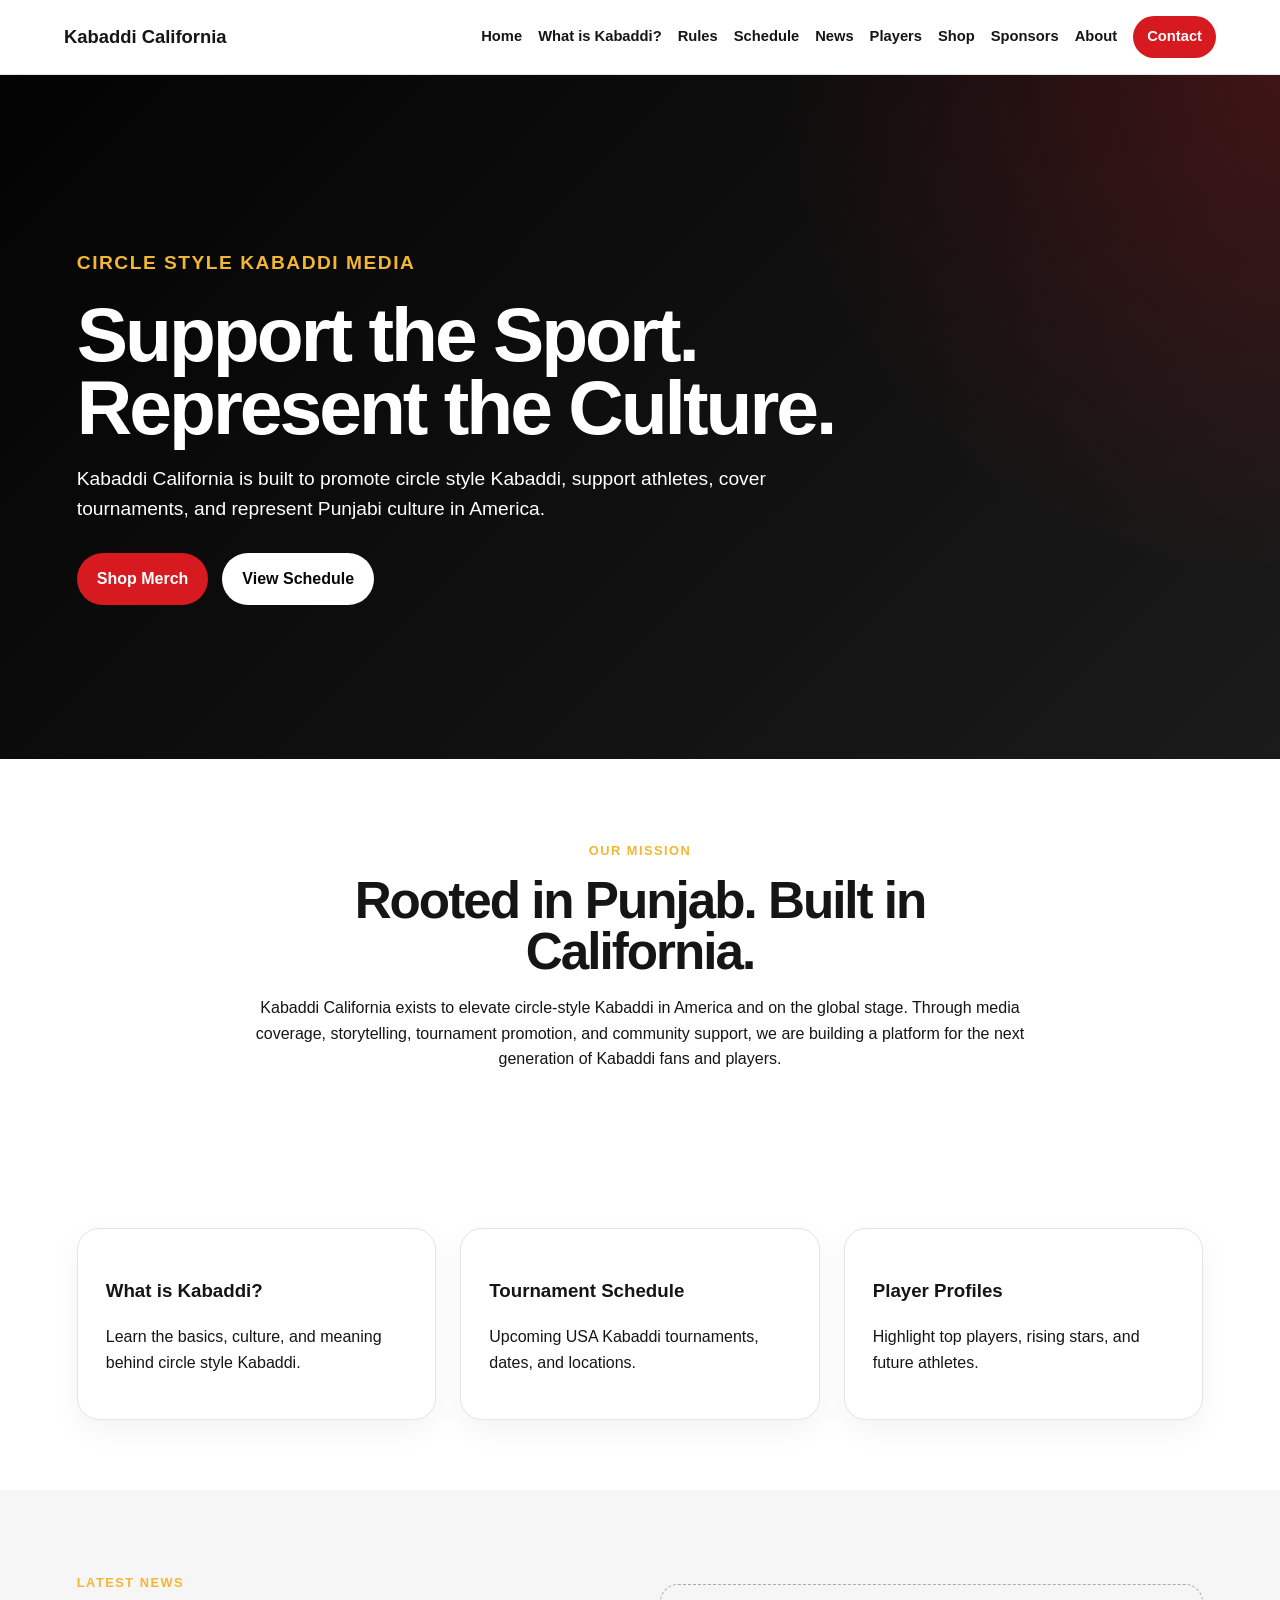
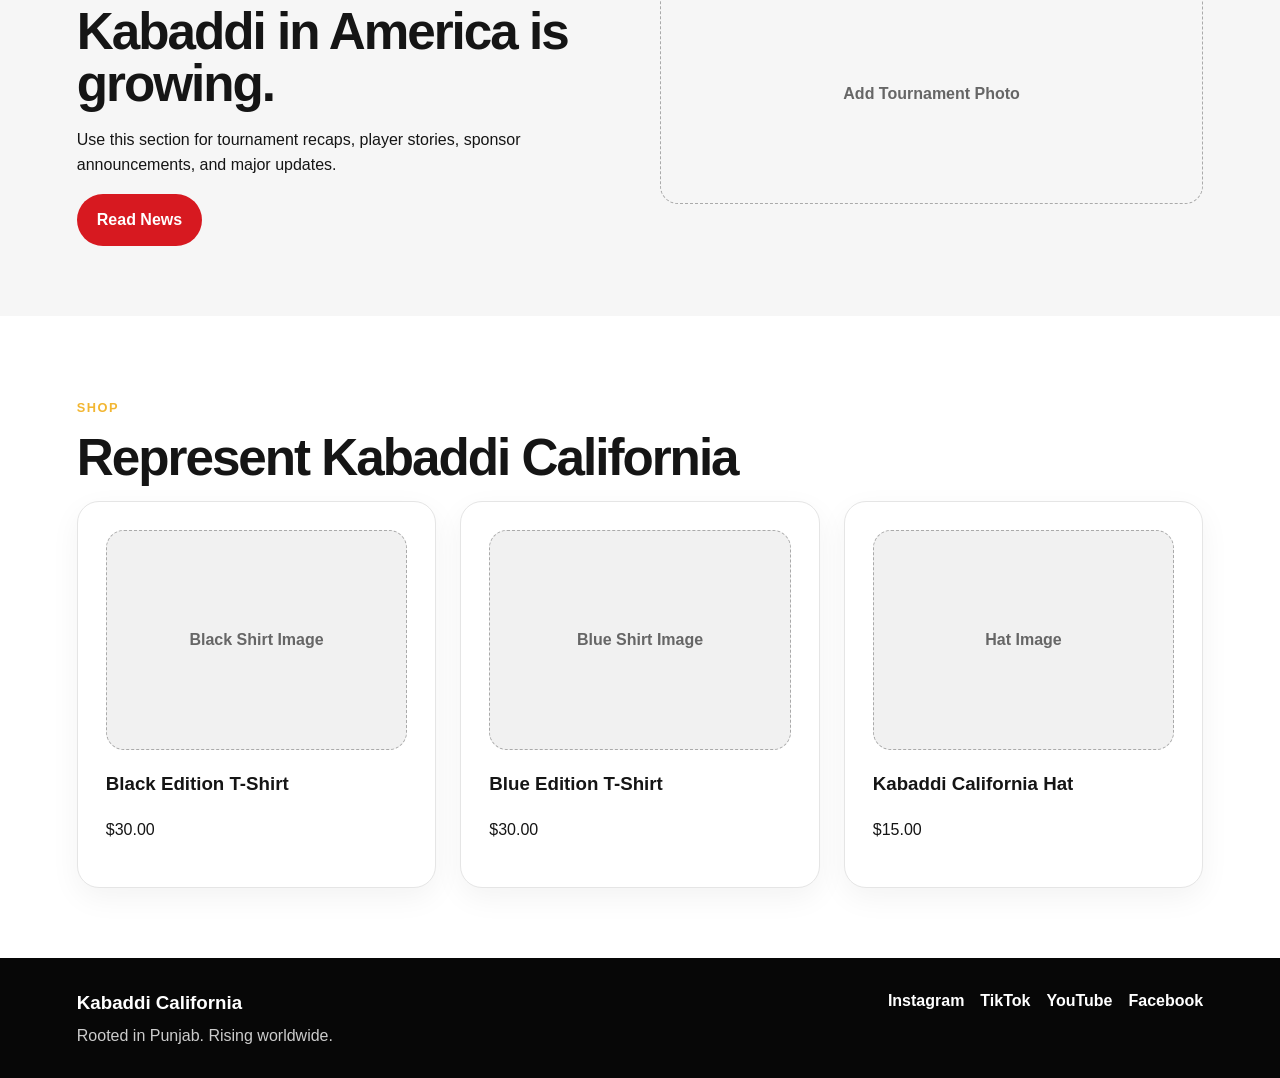
<file: index.html>
<!DOCTYPE html>
<html lang="en">
<head>
  <meta charset="UTF-8" />
  <meta name="viewport" content="width=device-width, initial-scale=1.0" />
  <title>Home | Kabaddi California</title>
  <meta name="description" content="Kabaddi California official website." />
  <link rel="stylesheet" href="styles.css" />
</head>
<body>

<header class="site-header">
  <a class="logo" href="index.html">Kabaddi California</a>
  <nav>
    <a href="index.html">Home</a>
    <a href="what-is-kabaddi.html">What is Kabaddi?</a>
    <a href="rules.html">Rules</a>
    <a href="schedule.html">Schedule</a>
    <a href="news.html">News</a>
    <a href="players.html">Players</a>
    <a href="shop.html">Shop</a>
    <a href="sponsors.html">Sponsors</a>
    <a href="about.html">About</a>
    <a class="nav-button" href="contact.html">Contact</a>
  </nav>
</header>


<main>
  <section class="hero">
    <div class="hero-inner">
      <p class="eyebrow">Circle Style Kabaddi Media</p>
      <h1>Support the Sport. Represent the Culture.</h1>
      <p>Kabaddi California is built to promote circle style Kabaddi, support athletes, cover tournaments, and represent Punjabi culture in America.</p>
      <div class="buttons">
        <a class="button primary" href="shop.html">Shop Merch</a>
        <a class="button secondary" href="schedule.html">View Schedule</a>
      </div>
    </div>
  </section>

  <section class="section center">
    <p class="eyebrow">Our Mission</p>
    <h2>Rooted in Punjab. Built in California.</h2>
    <p>Kabaddi California exists to elevate circle-style Kabaddi in America and on the global stage. Through media coverage, storytelling, tournament promotion, and community support, we are building a platform for the next generation of Kabaddi fans and players.</p>
  </section>

  <section class="section">
    <div class="grid three">
      <a class="card" href="what-is-kabaddi.html">
        <h3>What is Kabaddi?</h3>
        <p>Learn the basics, culture, and meaning behind circle style Kabaddi.</p>
      </a>
      <a class="card" href="schedule.html">
        <h3>Tournament Schedule</h3>
        <p>Upcoming USA Kabaddi tournaments, dates, and locations.</p>
      </a>
      <a class="card" href="players.html">
        <h3>Player Profiles</h3>
        <p>Highlight top players, rising stars, and future athletes.</p>
      </a>
    </div>
  </section>

  <section class="section feature">
    <div>
      <p class="eyebrow">Latest News</p>
      <h2>Kabaddi in America is growing.</h2>
      <p>Use this section for tournament recaps, player stories, sponsor announcements, and major updates.</p>
      <a class="button primary" href="news.html">Read News</a>
    </div>
    <div class="image-placeholder">Add Tournament Photo</div>
  </section>

  <section class="section">
    <p class="eyebrow">Shop</p>
    <h2>Represent Kabaddi California</h2>
    <div class="grid three">
      <div class="product-card">
        <div class="product-image">Black Shirt Image</div>
        <h3>Black Edition T-Shirt</h3>
        <p>$30.00</p>
      </div>
      <div class="product-card">
        <div class="product-image">Blue Shirt Image</div>
        <h3>Blue Edition T-Shirt</h3>
        <p>$30.00</p>
      </div>
      <div class="product-card">
        <div class="product-image">Hat Image</div>
        <h3>Kabaddi California Hat</h3>
        <p>$15.00</p>
      </div>
    </div>
  </section>
</main>


<footer>
  <div>
    <h3>Kabaddi California</h3>
    <p>Rooted in Punjab. Rising worldwide.</p>
  </div>
  <div class="footer-links">
    <a href="https://instagram.com/kabaddicalifornia">Instagram</a>
    <a href="https://www.tiktok.com/@kabaddicalifornia">TikTok</a>
    <a href="https://www.youtube.com/@KabaddiCalifornia-cs3pr">YouTube</a>
    <a href="https://www.facebook.com/p/Kabaddi-California-61554864886924/">Facebook</a>
  </div>
</footer>

</body>
</html>
</file>
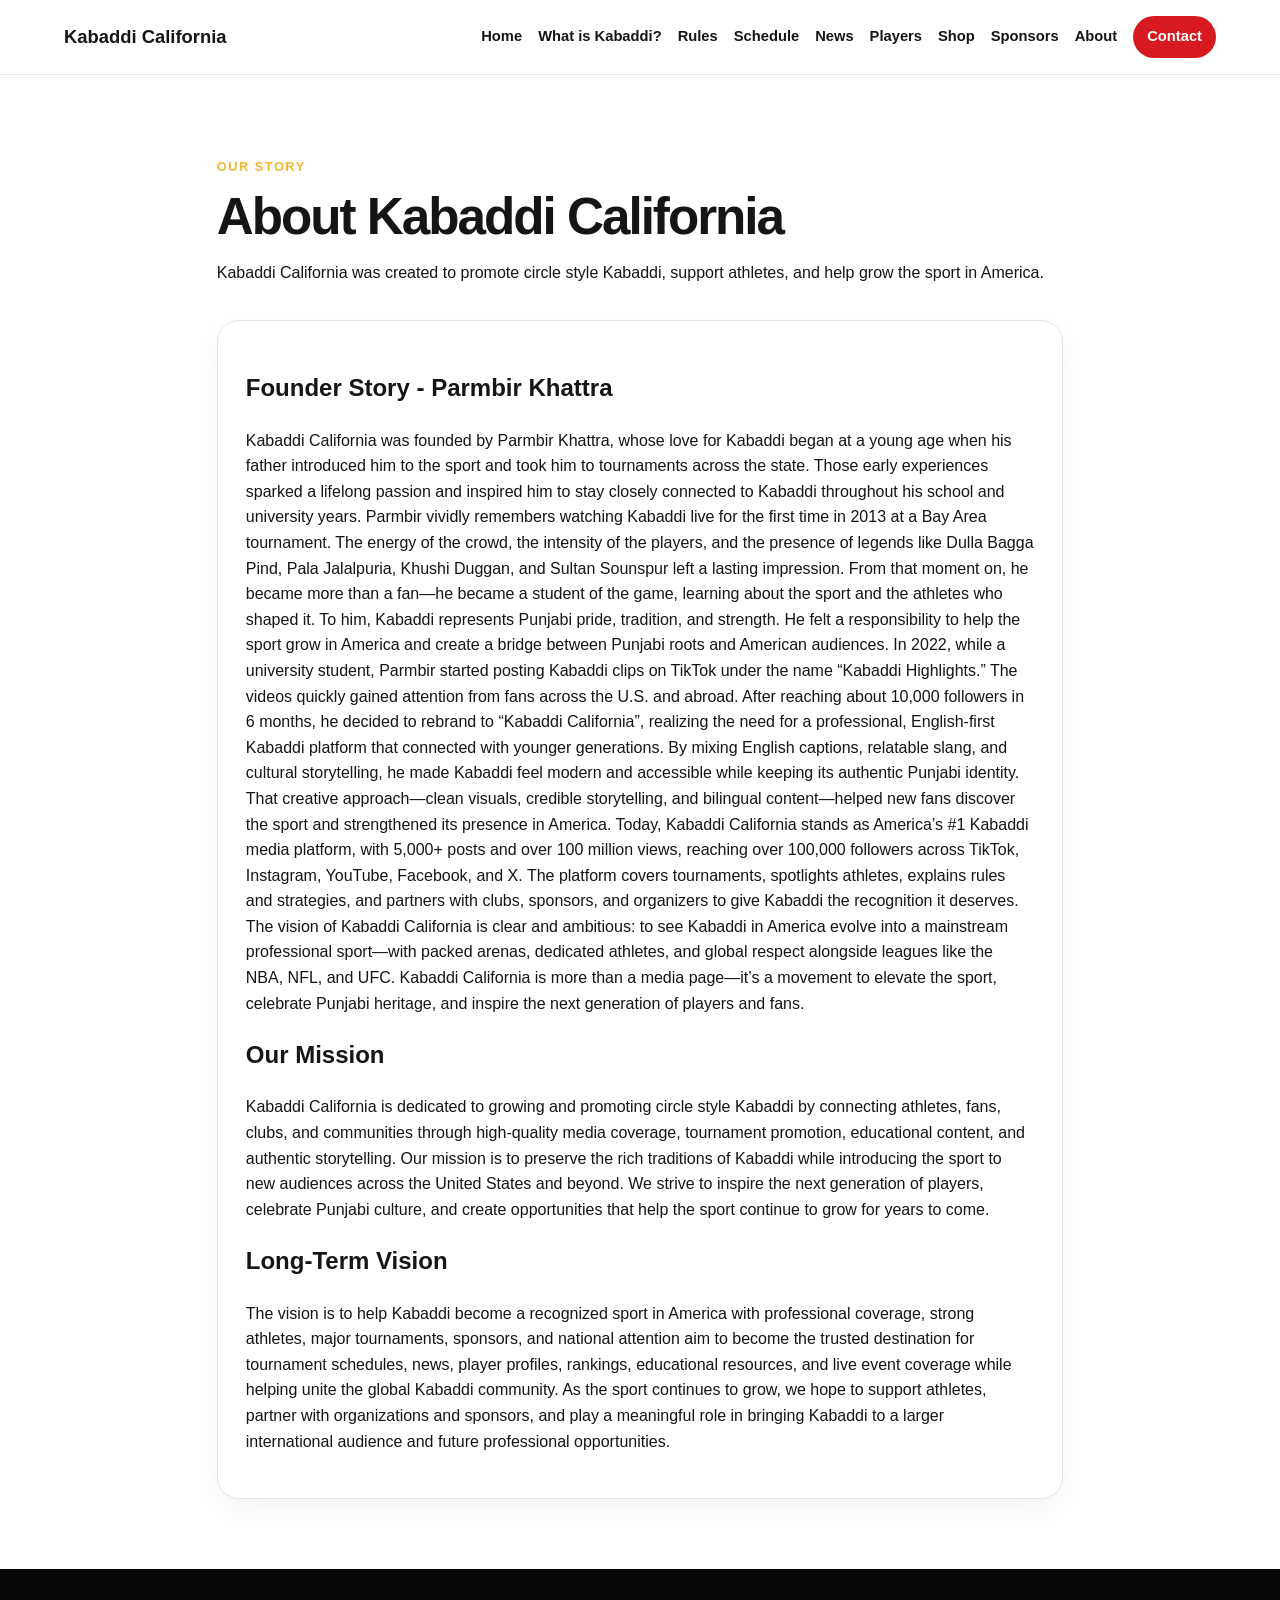
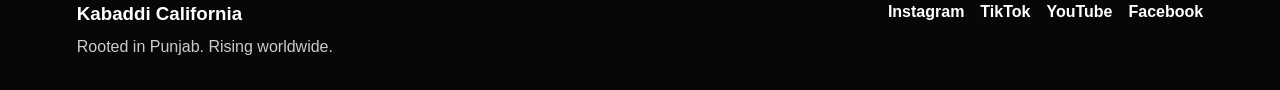
<file: about.html>
<!DOCTYPE html>
<html lang="en">
<head>
  <meta charset="UTF-8" />
  <meta name="viewport" content="width=device-width, initial-scale=1.0" />
  <title>About | Kabaddi California</title>
  <meta name="description" content="About Kabaddi California and founder story." />
  <link rel="stylesheet" href="styles.css" />
</head>
<body>

<header class="site-header">
  <a class="logo" href="index.html">Kabaddi California</a>
  <nav>
    <a href="index.html">Home</a>
    <a href="what-is-kabaddi.html">What is Kabaddi?</a>
    <a href="rules.html">Rules</a>
    <a href="schedule.html">Schedule</a>
    <a href="news.html">News</a>
    <a href="players.html">Players</a>
    <a href="shop.html">Shop</a>
    <a href="sponsors.html">Sponsors</a>
    <a href="about.html">About</a>
    <a class="nav-button" href="contact.html">Contact</a>
  </nav>
</header>


<main class="page narrow">
  <section class="page-hero">
    <p class="eyebrow">Our Story</p>
    <h1>About Kabaddi California</h1>
    <p>Kabaddi California was created to promote circle style Kabaddi, support athletes, and help grow the sport in America.</p>
  </section>

  <section class="content">
    <h2>Founder Story - Parmbir Khattra</h2>
    <p>Kabaddi California was founded by Parmbir Khattra, whose love for Kabaddi began at a young age when his father introduced him to the sport and took him to tournaments across the state. Those early experiences sparked a lifelong passion and inspired him to stay closely connected to Kabaddi throughout his school and university years.

Parmbir vividly remembers watching Kabaddi live for the first time in 2013 at a Bay Area tournament. The energy of the crowd, the intensity of the players, and the presence of legends like Dulla Bagga Pind, Pala Jalalpuria, Khushi Duggan, and Sultan Sounspur left a lasting impression. From that moment on, he became more than a fan—he became a student of the game, learning about the sport and the athletes who shaped it.

To him, Kabaddi represents Punjabi pride, tradition, and strength. He felt a responsibility to help the sport grow in America and create a bridge between Punjabi roots and American audiences.

In 2022, while a university student, Parmbir started posting Kabaddi clips on TikTok under the name “Kabaddi Highlights.” The videos quickly gained attention from fans across the U.S. and abroad. After reaching about 10,000 followers in 6 months, he decided to rebrand to “Kabaddi California”, realizing the need for a professional, English-first Kabaddi platform that connected with younger generations. By mixing English captions, relatable slang, and cultural storytelling, he made Kabaddi feel modern and accessible while keeping its authentic Punjabi identity.

That creative approach—clean visuals, credible storytelling, and bilingual content—helped new fans discover the sport and strengthened its presence in America.

Today, Kabaddi California stands as America’s #1 Kabaddi media platform, with 5,000+ posts and over 100 million views, reaching over 100,000 followers across TikTok, Instagram, YouTube, Facebook, and X. The platform covers tournaments, spotlights athletes, explains rules and strategies, and partners with clubs, sponsors, and organizers to give Kabaddi the recognition it deserves.

The vision of Kabaddi California is clear and ambitious: to see Kabaddi in America evolve into a mainstream professional sport—with packed arenas, dedicated athletes, and global respect alongside leagues like the NBA, NFL, and UFC.

Kabaddi California is more than a media page—it’s a movement to elevate the sport, celebrate Punjabi heritage, and inspire the next generation of players and fans.

</p>

    <h2>Our Mission</h2>
    <p>Kabaddi California is dedicated to growing and promoting circle style Kabaddi by connecting athletes, fans, clubs, and communities through high-quality media coverage, tournament promotion, educational content, and authentic storytelling. Our mission is to preserve the rich traditions of Kabaddi while introducing the sport to new audiences across the United States and beyond. We strive to inspire the next generation of players, celebrate Punjabi culture, and create opportunities that help the sport continue to grow for years to come.</p>

    <h2>Long-Term Vision</h2>
    <p>The vision is to help Kabaddi become a recognized sport in America with professional coverage, strong athletes, major tournaments, sponsors, and national attention aim to become the trusted destination for tournament schedules, news, player profiles, rankings, educational resources, and live event coverage while helping unite the global Kabaddi community. As the sport continues to grow, we hope to support athletes, partner with organizations and sponsors, and play a meaningful role in bringing Kabaddi to a larger international audience and future professional opportunities.</p>
  </section>
</main>


<footer>
  <div>
    <h3>Kabaddi California</h3>
    <p>Rooted in Punjab. Rising worldwide.</p>
  </div>
  <div class="footer-links">
    <a href="https://instagram.com/kabaddicalifornia">Instagram</a>
    <a href="https://www.tiktok.com/@kabaddicalifornia">TikTok</a>
    <a href="https://www.youtube.com/@KabaddiCalifornia-cs3pr">YouTube</a>
    <a href="https://www.facebook.com/p/Kabaddi-California-61554864886924/">Facebook</a>
  </div>
</footer>

</body>
</html>
</file>
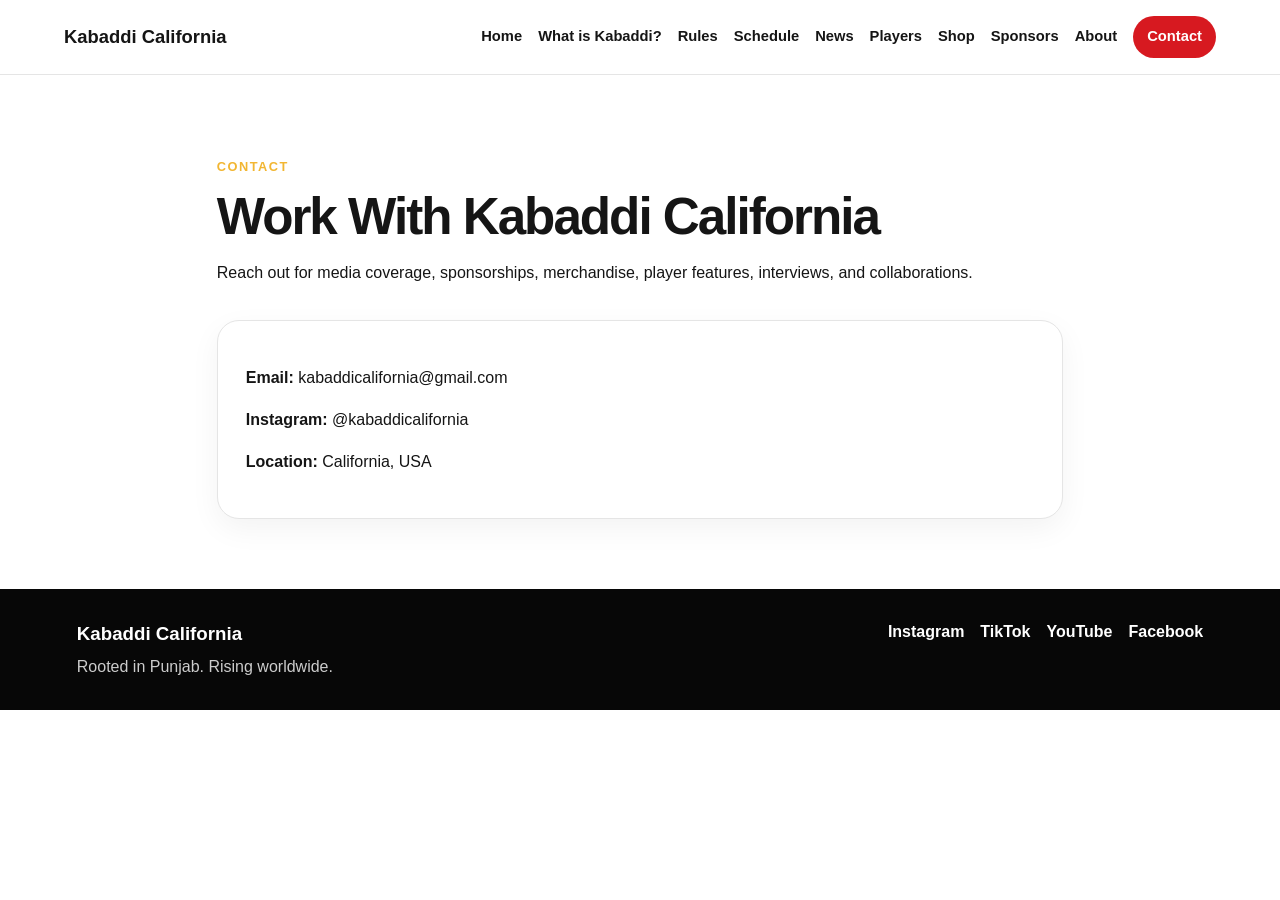
<file: contact.html>
<!DOCTYPE html>
<html lang="en">
<head>
  <meta charset="UTF-8" />
  <meta name="viewport" content="width=device-width, initial-scale=1.0" />
  <title>Contact | Kabaddi California</title>
  <meta name="description" content="Contact Kabaddi California." />
  <link rel="stylesheet" href="styles.css" />
</head>
<body>

<header class="site-header">
  <a class="logo" href="index.html">Kabaddi California</a>
  <nav>
    <a href="index.html">Home</a>
    <a href="what-is-kabaddi.html">What is Kabaddi?</a>
    <a href="rules.html">Rules</a>
    <a href="schedule.html">Schedule</a>
    <a href="news.html">News</a>
    <a href="players.html">Players</a>
    <a href="shop.html">Shop</a>
    <a href="sponsors.html">Sponsors</a>
    <a href="about.html">About</a>
    <a class="nav-button" href="contact.html">Contact</a>
  </nav>
</header>


<main class="page narrow">
  <section class="page-hero">
    <p class="eyebrow">Contact</p>
    <h1>Work With Kabaddi California</h1>
    <p>Reach out for media coverage, sponsorships, merchandise, player features, interviews, and collaborations.</p>
  </section>

  <section class="content">
    <p><strong>Email:</strong> kabaddicalifornia@gmail.com</p>
    <p><strong>Instagram:</strong> @kabaddicalifornia</p>
    <p><strong>Location:</strong> California, USA</p>
  </section>
</main>


<footer>
  <div>
    <h3>Kabaddi California</h3>
    <p>Rooted in Punjab. Rising worldwide.</p>
  </div>
  <div class="footer-links">
    <a href="https://instagram.com/kabaddicalifornia">Instagram</a>
    <a href="https://www.tiktok.com/@kabaddicalifornia">TikTok</a>
    <a href="https://www.youtube.com/@KabaddiCalifornia-cs3pr">YouTube</a>
    <a href="https://www.facebook.com/p/Kabaddi-California-61554864886924/">Facebook</a>
  </div>
</footer>

</body>
</html>
</file>
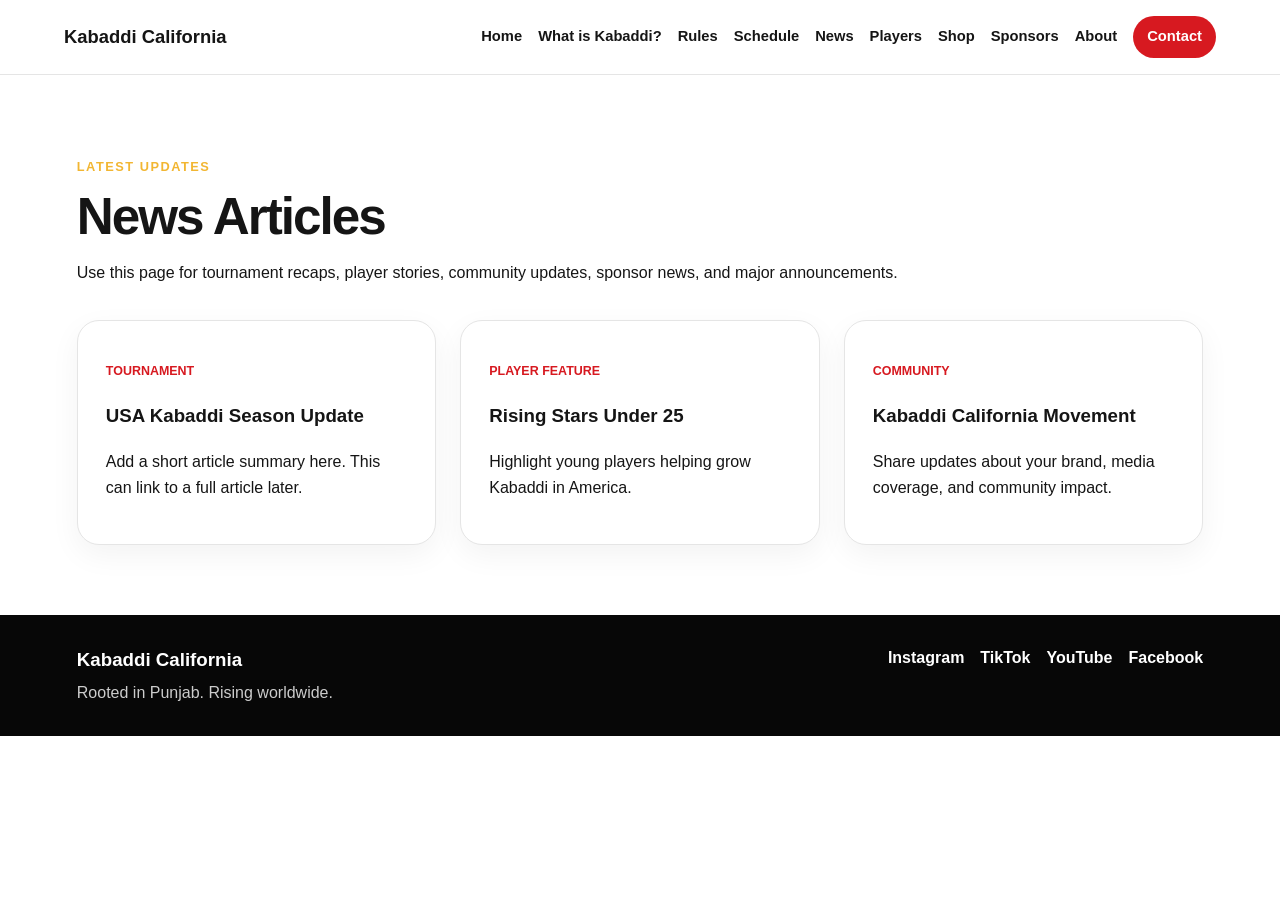
<file: news.html>
<!DOCTYPE html>
<html lang="en">
<head>
  <meta charset="UTF-8" />
  <meta name="viewport" content="width=device-width, initial-scale=1.0" />
  <title>News | Kabaddi California</title>
  <meta name="description" content="Kabaddi California news and articles." />
  <link rel="stylesheet" href="styles.css" />
</head>
<body>

<header class="site-header">
  <a class="logo" href="index.html">Kabaddi California</a>
  <nav>
    <a href="index.html">Home</a>
    <a href="what-is-kabaddi.html">What is Kabaddi?</a>
    <a href="rules.html">Rules</a>
    <a href="schedule.html">Schedule</a>
    <a href="news.html">News</a>
    <a href="players.html">Players</a>
    <a href="shop.html">Shop</a>
    <a href="sponsors.html">Sponsors</a>
    <a href="about.html">About</a>
    <a class="nav-button" href="contact.html">Contact</a>
  </nav>
</header>


<main class="page">
  <section class="page-hero">
    <p class="eyebrow">Latest Updates</p>
    <h1>News Articles</h1>
    <p>Use this page for tournament recaps, player stories, community updates, sponsor news, and major announcements.</p>
  </section>

  <section class="grid three">
    <article class="card">
      <p class="tag">Tournament</p>
      <h3>USA Kabaddi Season Update</h3>
      <p>Add a short article summary here. This can link to a full article later.</p>
    </article>
    <article class="card">
      <p class="tag">Player Feature</p>
      <h3>Rising Stars Under 25</h3>
      <p>Highlight young players helping grow Kabaddi in America.</p>
    </article>
    <article class="card">
      <p class="tag">Community</p>
      <h3>Kabaddi California Movement</h3>
      <p>Share updates about your brand, media coverage, and community impact.</p>
    </article>
  </section>
</main>


<footer>
  <div>
    <h3>Kabaddi California</h3>
    <p>Rooted in Punjab. Rising worldwide.</p>
  </div>
  <div class="footer-links">
    <a href="https://instagram.com/kabaddicalifornia">Instagram</a>
    <a href="https://www.tiktok.com/@kabaddicalifornia">TikTok</a>
    <a href="https://www.youtube.com/@KabaddiCalifornia-cs3pr">YouTube</a>
    <a href="https://www.facebook.com/p/Kabaddi-California-61554864886924/">Facebook</a>
  </div>
</footer>

</body>
</html>
</file>
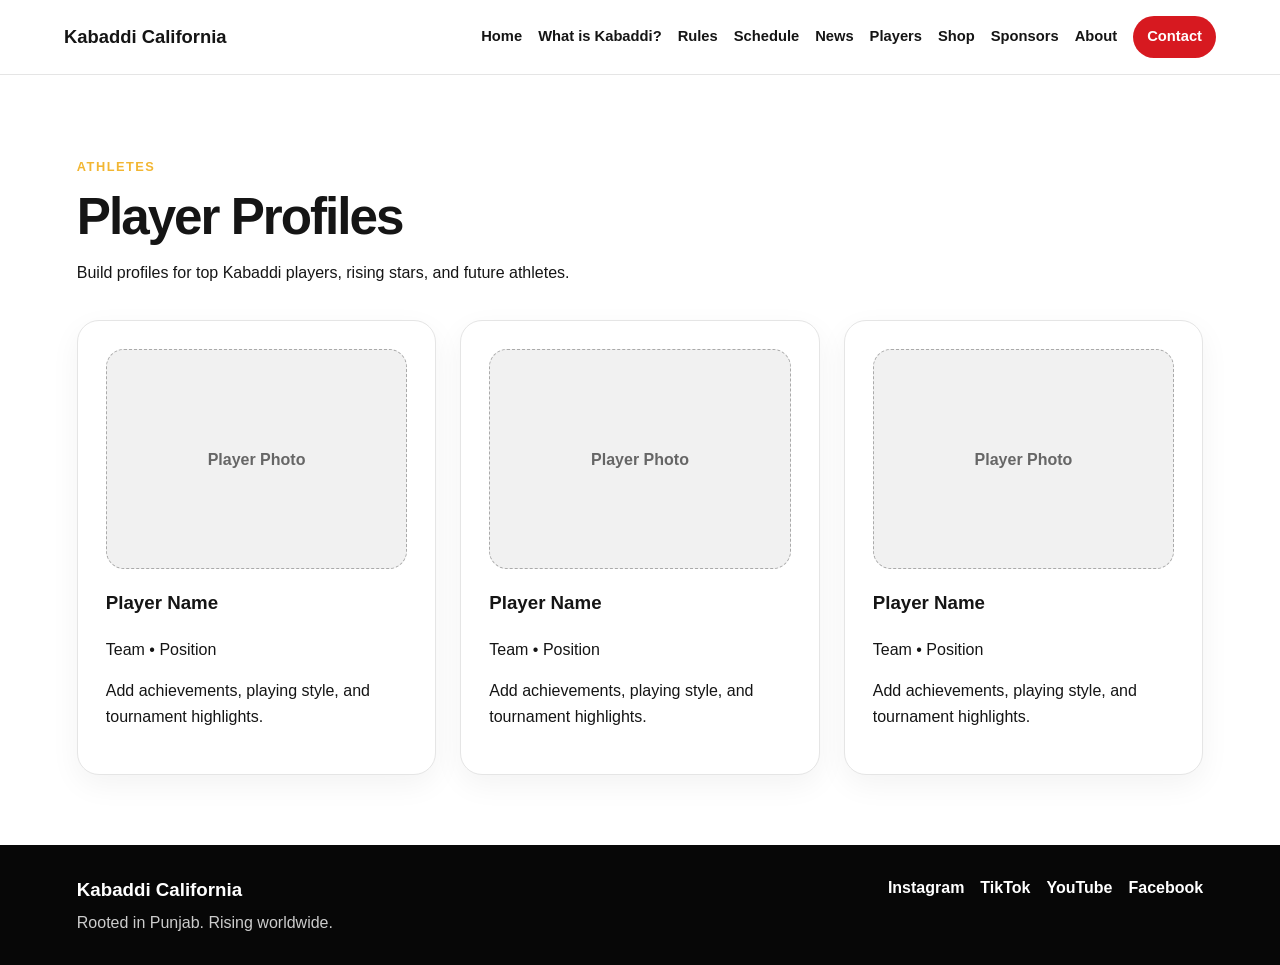
<file: players.html>
<!DOCTYPE html>
<html lang="en">
<head>
  <meta charset="UTF-8" />
  <meta name="viewport" content="width=device-width, initial-scale=1.0" />
  <title>Players | Kabaddi California</title>
  <meta name="description" content="Kabaddi player profiles." />
  <link rel="stylesheet" href="styles.css" />
</head>
<body>

<header class="site-header">
  <a class="logo" href="index.html">Kabaddi California</a>
  <nav>
    <a href="index.html">Home</a>
    <a href="what-is-kabaddi.html">What is Kabaddi?</a>
    <a href="rules.html">Rules</a>
    <a href="schedule.html">Schedule</a>
    <a href="news.html">News</a>
    <a href="players.html">Players</a>
    <a href="shop.html">Shop</a>
    <a href="sponsors.html">Sponsors</a>
    <a href="about.html">About</a>
    <a class="nav-button" href="contact.html">Contact</a>
  </nav>
</header>


<main class="page">
  <section class="page-hero">
    <p class="eyebrow">Athletes</p>
    <h1>Player Profiles</h1>
    <p>Build profiles for top Kabaddi players, rising stars, and future athletes.</p>
  </section>

  <section class="grid three">
    <article class="player-card">
      <div class="player-photo">Player Photo</div>
      <h3>Player Name</h3>
      <p>Team • Position</p>
      <p>Add achievements, playing style, and tournament highlights.</p>
    </article>
    <article class="player-card">
      <div class="player-photo">Player Photo</div>
      <h3>Player Name</h3>
      <p>Team • Position</p>
      <p>Add achievements, playing style, and tournament highlights.</p>
    </article>
    <article class="player-card">
      <div class="player-photo">Player Photo</div>
      <h3>Player Name</h3>
      <p>Team • Position</p>
      <p>Add achievements, playing style, and tournament highlights.</p>
    </article>
  </section>
</main>


<footer>
  <div>
    <h3>Kabaddi California</h3>
    <p>Rooted in Punjab. Rising worldwide.</p>
  </div>
  <div class="footer-links">
    <a href="https://instagram.com/kabaddicalifornia">Instagram</a>
    <a href="https://www.tiktok.com/@kabaddicalifornia">TikTok</a>
    <a href="https://www.youtube.com/@KabaddiCalifornia-cs3pr">YouTube</a>
    <a href="https://www.facebook.com/p/Kabaddi-California-61554864886924/">Facebook</a>
  </div>
</footer>

</body>
</html>
</file>
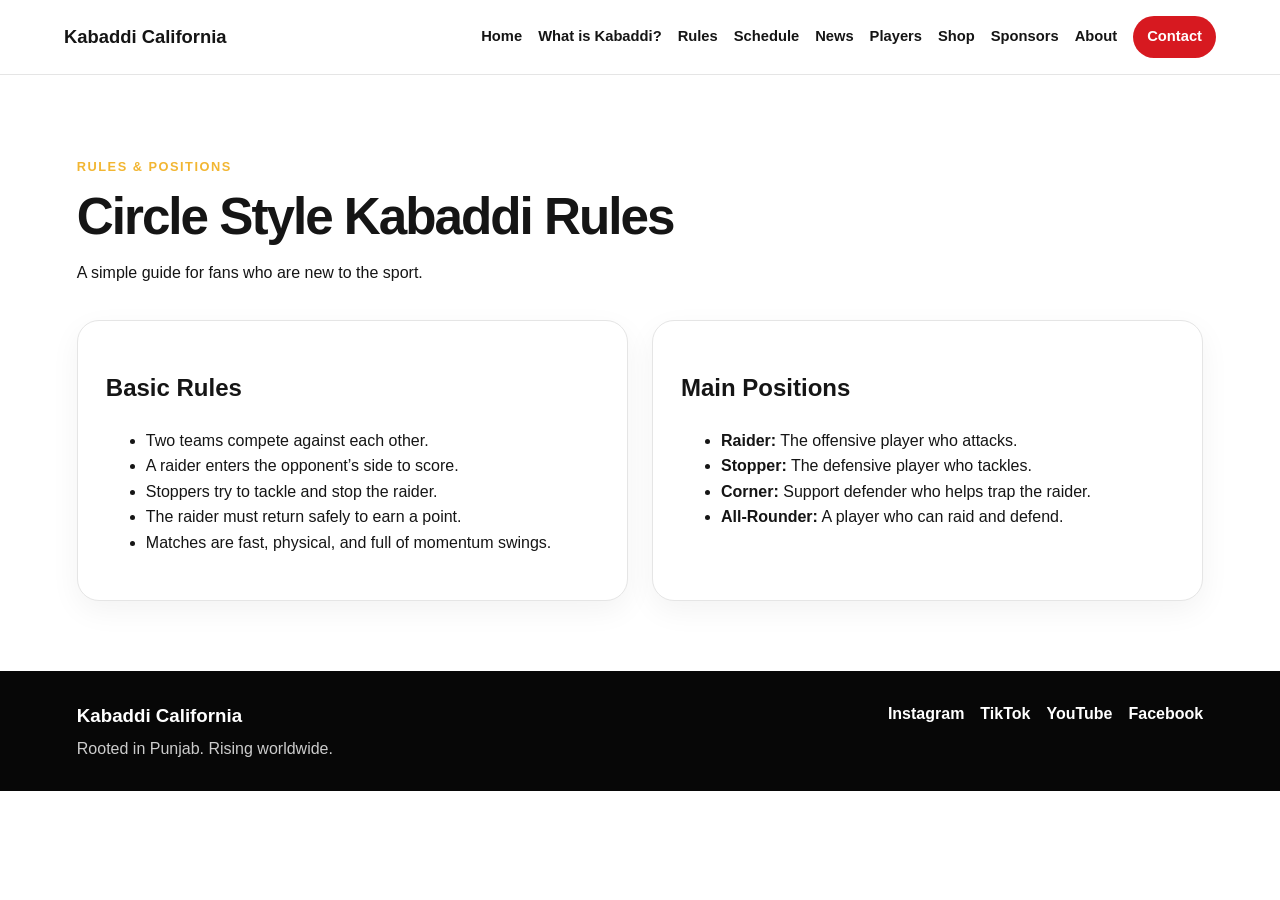
<file: rules.html>
<!DOCTYPE html>
<html lang="en">
<head>
  <meta charset="UTF-8" />
  <meta name="viewport" content="width=device-width, initial-scale=1.0" />
  <title>Rules | Kabaddi California</title>
  <meta name="description" content="Circle style Kabaddi rules and positions." />
  <link rel="stylesheet" href="styles.css" />
</head>
<body>

<header class="site-header">
  <a class="logo" href="index.html">Kabaddi California</a>
  <nav>
    <a href="index.html">Home</a>
    <a href="what-is-kabaddi.html">What is Kabaddi?</a>
    <a href="rules.html">Rules</a>
    <a href="schedule.html">Schedule</a>
    <a href="news.html">News</a>
    <a href="players.html">Players</a>
    <a href="shop.html">Shop</a>
    <a href="sponsors.html">Sponsors</a>
    <a href="about.html">About</a>
    <a class="nav-button" href="contact.html">Contact</a>
  </nav>
</header>


<main class="page">
  <section class="page-hero">
    <p class="eyebrow">Rules & Positions</p>
    <h1>Circle Style Kabaddi Rules</h1>
    <p>A simple guide for fans who are new to the sport.</p>
  </section>

  <section class="grid two">
    <div class="card">
      <h2>Basic Rules</h2>
      <ul>
        <li>Two teams compete against each other.</li>
        <li>A raider enters the opponent’s side to score.</li>
        <li>Stoppers try to tackle and stop the raider.</li>
        <li>The raider must return safely to earn a point.</li>
        <li>Matches are fast, physical, and full of momentum swings.</li>
      </ul>
    </div>

    <div class="card">
      <h2>Main Positions</h2>
      <ul>
        <li><strong>Raider:</strong> The offensive player who attacks.</li>
        <li><strong>Stopper:</strong> The defensive player who tackles.</li>
        <li><strong>Corner:</strong> Support defender who helps trap the raider.</li>
        <li><strong>All-Rounder:</strong> A player who can raid and defend.</li>
      </ul>
    </div>
  </section>
</main>


<footer>
  <div>
    <h3>Kabaddi California</h3>
    <p>Rooted in Punjab. Rising worldwide.</p>
  </div>
  <div class="footer-links">
    <a href="https://instagram.com/kabaddicalifornia">Instagram</a>
    <a href="https://www.tiktok.com/@kabaddicalifornia">TikTok</a>
    <a href="https://www.youtube.com/@KabaddiCalifornia-cs3pr">YouTube</a>
    <a href="https://www.facebook.com/p/Kabaddi-California-61554864886924/">Facebook</a>
  </div>
</footer>

</body>
</html>
</file>
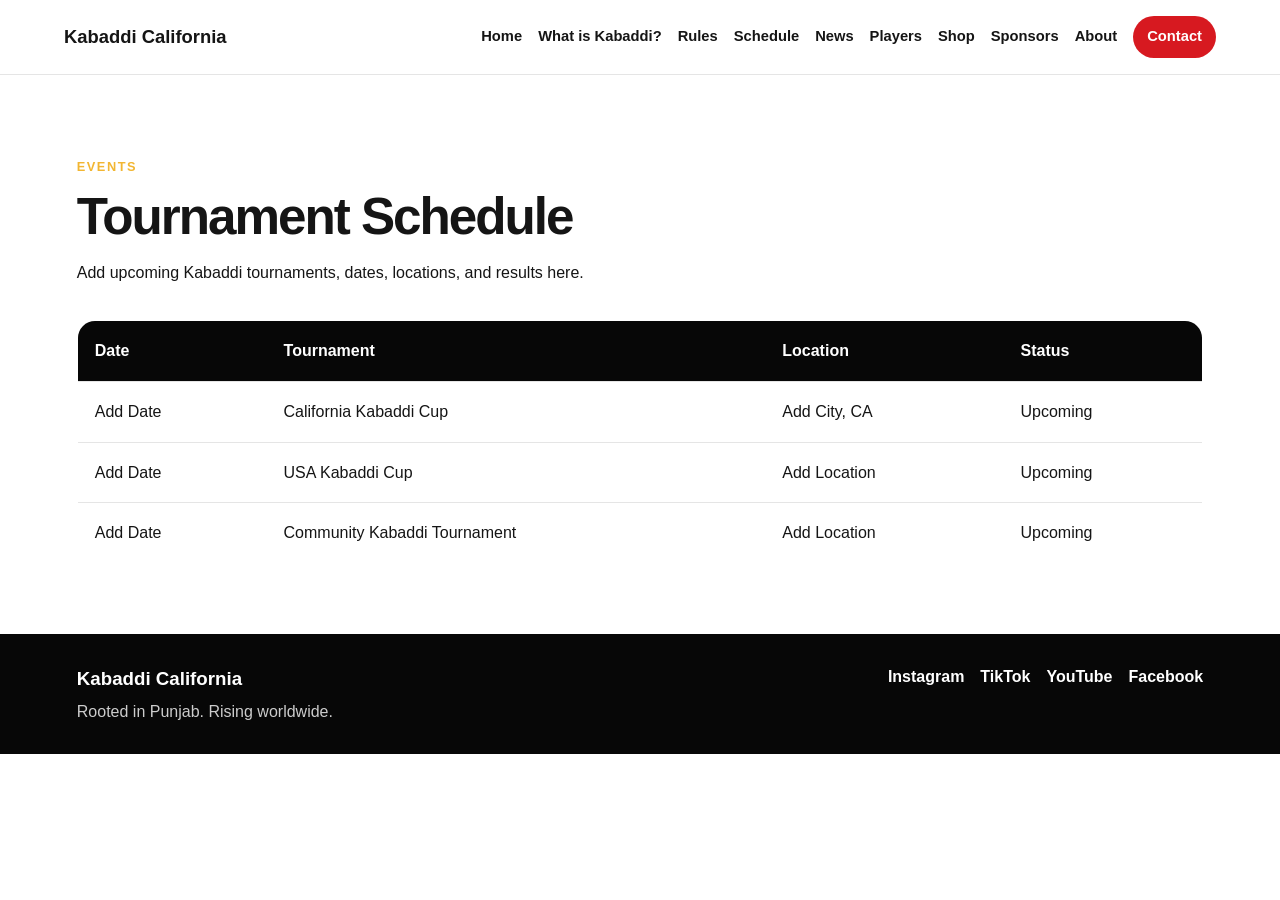
<file: schedule.html>
<!DOCTYPE html>
<html lang="en">
<head>
  <meta charset="UTF-8" />
  <meta name="viewport" content="width=device-width, initial-scale=1.0" />
  <title>Schedule | Kabaddi California</title>
  <meta name="description" content="USA Kabaddi tournament schedule." />
  <link rel="stylesheet" href="styles.css" />
</head>
<body>

<header class="site-header">
  <a class="logo" href="index.html">Kabaddi California</a>
  <nav>
    <a href="index.html">Home</a>
    <a href="what-is-kabaddi.html">What is Kabaddi?</a>
    <a href="rules.html">Rules</a>
    <a href="schedule.html">Schedule</a>
    <a href="news.html">News</a>
    <a href="players.html">Players</a>
    <a href="shop.html">Shop</a>
    <a href="sponsors.html">Sponsors</a>
    <a href="about.html">About</a>
    <a class="nav-button" href="contact.html">Contact</a>
  </nav>
</header>


<main class="page">
  <section class="page-hero">
    <p class="eyebrow">Events</p>
    <h1>Tournament Schedule</h1>
    <p>Add upcoming Kabaddi tournaments, dates, locations, and results here.</p>
  </section>

  <section class="table-section">
    <table>
      <thead>
        <tr>
          <th>Date</th>
          <th>Tournament</th>
          <th>Location</th>
          <th>Status</th>
        </tr>
      </thead>
      <tbody>
        <tr>
          <td>Add Date</td>
          <td>California Kabaddi Cup</td>
          <td>Add City, CA</td>
          <td>Upcoming</td>
        </tr>
        <tr>
          <td>Add Date</td>
          <td>USA Kabaddi Cup</td>
          <td>Add Location</td>
          <td>Upcoming</td>
        </tr>
        <tr>
          <td>Add Date</td>
          <td>Community Kabaddi Tournament</td>
          <td>Add Location</td>
          <td>Upcoming</td>
        </tr>
      </tbody>
    </table>
  </section>
</main>


<footer>
  <div>
    <h3>Kabaddi California</h3>
    <p>Rooted in Punjab. Rising worldwide.</p>
  </div>
  <div class="footer-links">
    <a href="https://instagram.com/kabaddicalifornia">Instagram</a>
    <a href="https://www.tiktok.com/@kabaddicalifornia">TikTok</a>
    <a href="https://www.youtube.com/@KabaddiCalifornia-cs3pr">YouTube</a>
    <a href="https://www.facebook.com/p/Kabaddi-California-61554864886924/">Facebook</a>
  </div>
</footer>

</body>
</html>
</file>
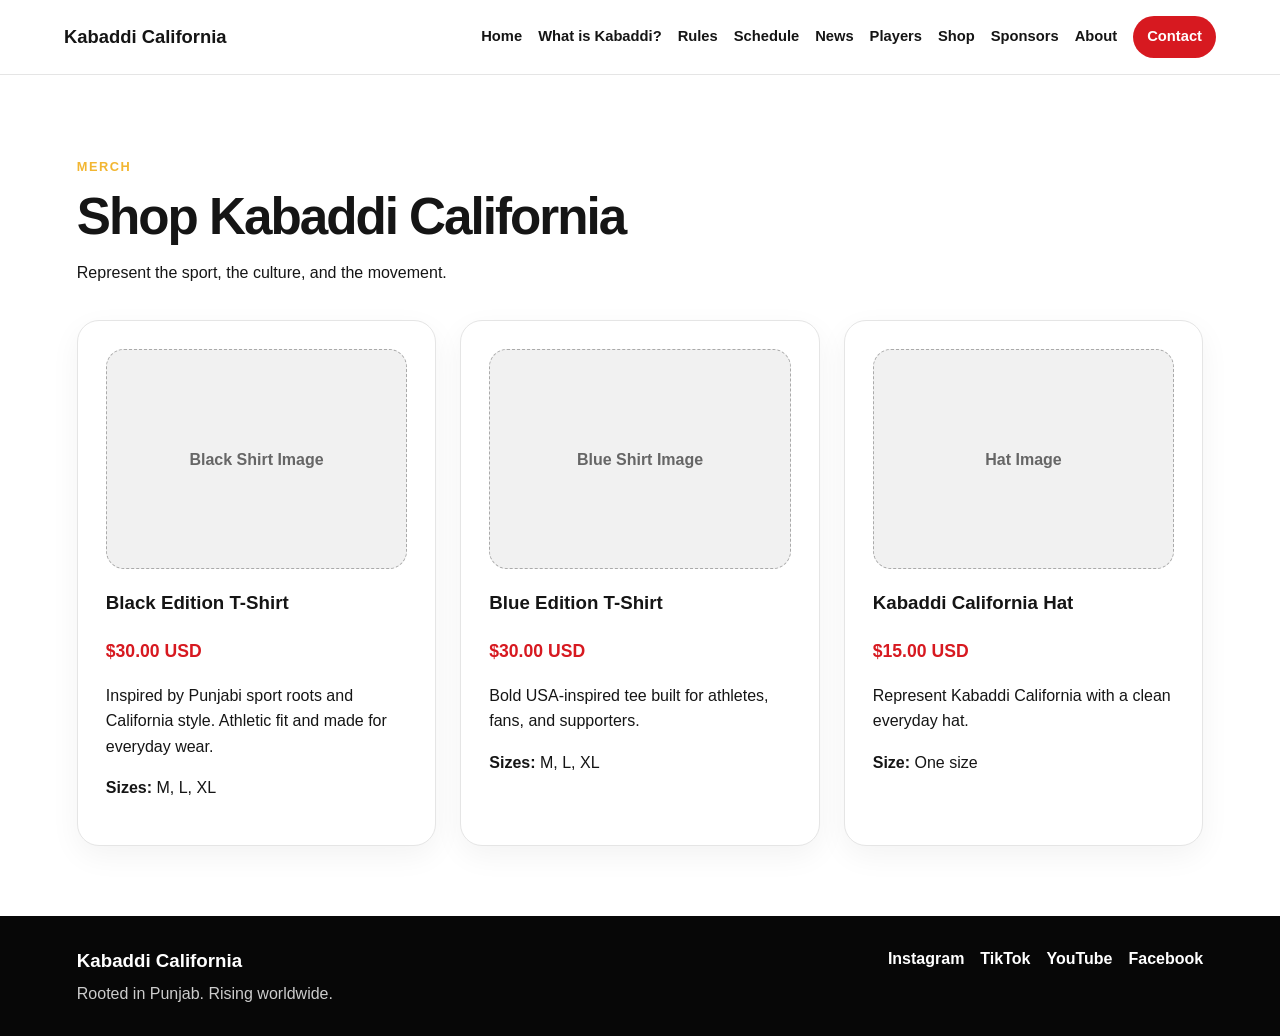
<file: shop.html>
<!DOCTYPE html>
<html lang="en">
<head>
  <meta charset="UTF-8" />
  <meta name="viewport" content="width=device-width, initial-scale=1.0" />
  <title>Shop | Kabaddi California</title>
  <meta name="description" content="Kabaddi California merchandise." />
  <link rel="stylesheet" href="styles.css" />
</head>
<body>

<header class="site-header">
  <a class="logo" href="index.html">Kabaddi California</a>
  <nav>
    <a href="index.html">Home</a>
    <a href="what-is-kabaddi.html">What is Kabaddi?</a>
    <a href="rules.html">Rules</a>
    <a href="schedule.html">Schedule</a>
    <a href="news.html">News</a>
    <a href="players.html">Players</a>
    <a href="shop.html">Shop</a>
    <a href="sponsors.html">Sponsors</a>
    <a href="about.html">About</a>
    <a class="nav-button" href="contact.html">Contact</a>
  </nav>
</header>


<main class="page">
  <section class="page-hero">
    <p class="eyebrow">Merch</p>
    <h1>Shop Kabaddi California</h1>
    <p>Represent the sport, the culture, and the movement.</p>
  </section>

  <section class="grid three">
    <article class="product-card">
      <div class="product-image">Black Shirt Image</div>
      <h3>Black Edition T-Shirt</h3>
      <p class="price">$30.00 USD</p>
      <p>Inspired by Punjabi sport roots and California style. Athletic fit and made for everyday wear.</p>
      <p><strong>Sizes:</strong> M, L, XL</p>
    </article>
    <article class="product-card">
      <div class="product-image">Blue Shirt Image</div>
      <h3>Blue Edition T-Shirt</h3>
      <p class="price">$30.00 USD</p>
      <p>Bold USA-inspired tee built for athletes, fans, and supporters.</p>
      <p><strong>Sizes:</strong> M, L, XL</p>
    </article>
    <article class="product-card">
      <div class="product-image">Hat Image</div>
      <h3>Kabaddi California Hat</h3>
      <p class="price">$15.00 USD</p>
      <p>Represent Kabaddi California with a clean everyday hat.</p>
      <p><strong>Size:</strong> One size</p>
    </article>
  </section>
</main>


<footer>
  <div>
    <h3>Kabaddi California</h3>
    <p>Rooted in Punjab. Rising worldwide.</p>
  </div>
  <div class="footer-links">
    <a href="https://instagram.com/kabaddicalifornia">Instagram</a>
    <a href="https://www.tiktok.com/@kabaddicalifornia">TikTok</a>
    <a href="https://www.youtube.com/@KabaddiCalifornia-cs3pr">YouTube</a>
    <a href="https://www.facebook.com/p/Kabaddi-California-61554864886924/">Facebook</a>
</footer>

</body>
</html>
</file>
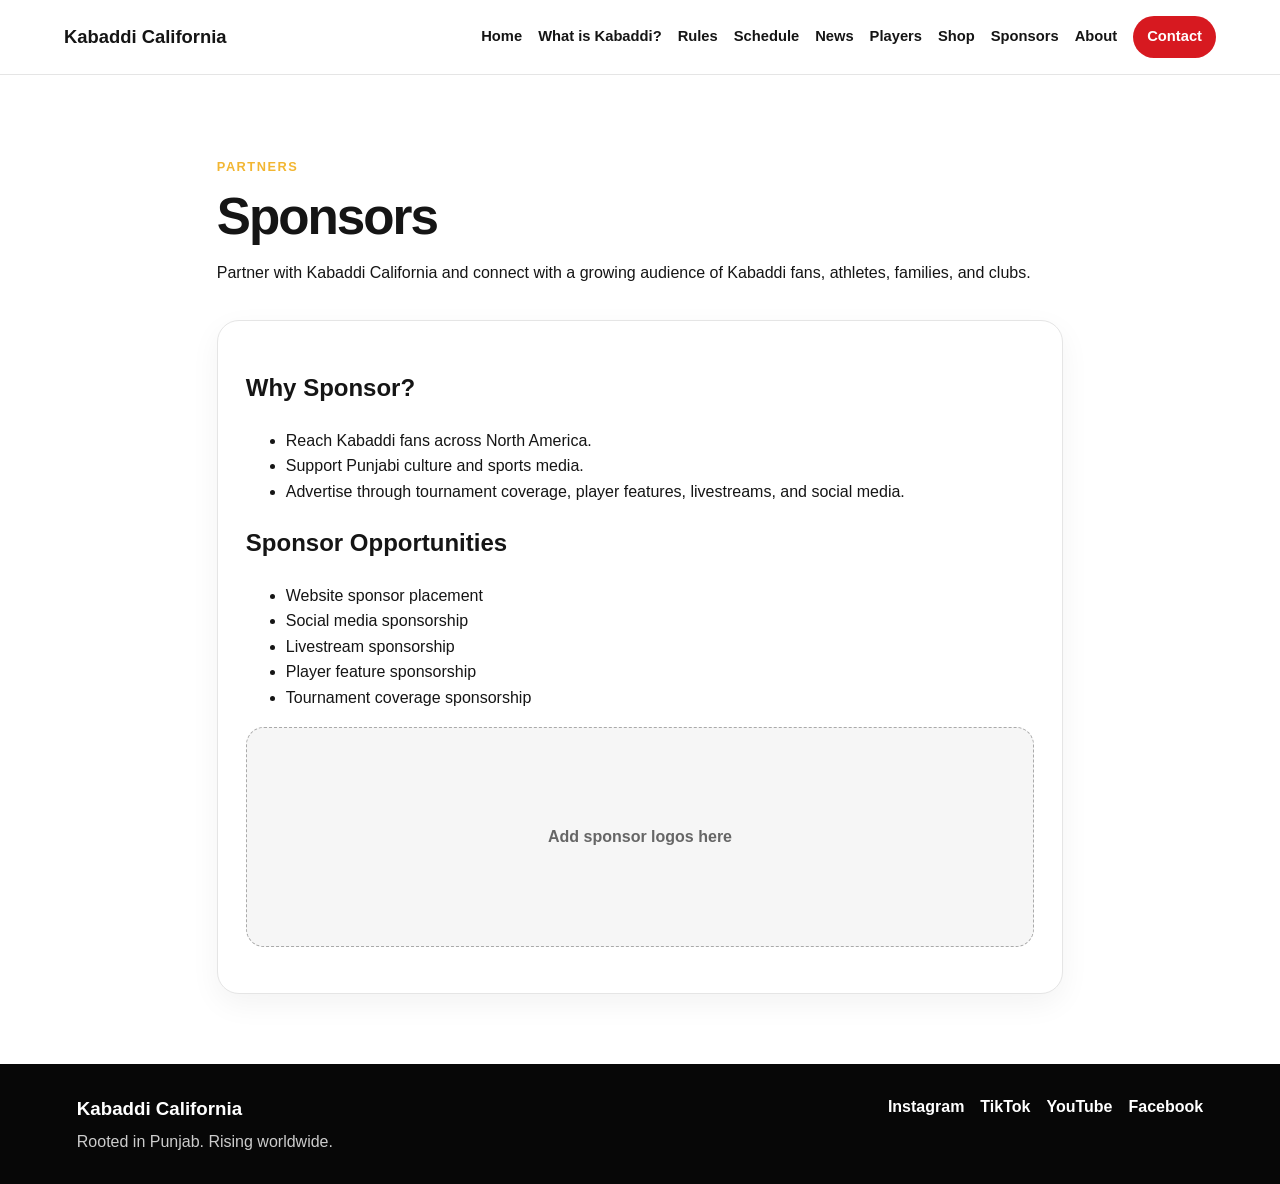
<file: sponsors.html>
<!DOCTYPE html>
<html lang="en">
<head>
  <meta charset="UTF-8" />
  <meta name="viewport" content="width=device-width, initial-scale=1.0" />
  <title>Sponsors | Kabaddi California</title>
  <meta name="description" content="Kabaddi California sponsorship opportunities." />
  <link rel="stylesheet" href="styles.css" />
</head>
<body>

<header class="site-header">
  <a class="logo" href="index.html">Kabaddi California</a>
  <nav>
    <a href="index.html">Home</a>
    <a href="what-is-kabaddi.html">What is Kabaddi?</a>
    <a href="rules.html">Rules</a>
    <a href="schedule.html">Schedule</a>
    <a href="news.html">News</a>
    <a href="players.html">Players</a>
    <a href="shop.html">Shop</a>
    <a href="sponsors.html">Sponsors</a>
    <a href="about.html">About</a>
    <a class="nav-button" href="contact.html">Contact</a>
  </nav>
</header>


<main class="page narrow">
  <section class="page-hero">
    <p class="eyebrow">Partners</p>
    <h1>Sponsors</h1>
    <p>Partner with Kabaddi California and connect with a growing audience of Kabaddi fans, athletes, families, and clubs.</p>
  </section>

  <section class="content">
    <h2>Why Sponsor?</h2>
    <ul>
      <li>Reach Kabaddi fans across North America.</li>
      <li>Support Punjabi culture and sports media.</li>
      <li>Advertise through tournament coverage, player features, livestreams, and social media.</li>
    </ul>

    <h2>Sponsor Opportunities</h2>
    <ul>
      <li>Website sponsor placement</li>
      <li>Social media sponsorship</li>
      <li>Livestream sponsorship</li>
      <li>Player feature sponsorship</li>
      <li>Tournament coverage sponsorship</li>
    </ul>

    <div class="sponsor-box">Add sponsor logos here</div>
  </section>
</main>


<footer>
  <div>
    <h3>Kabaddi California</h3>
    <p>Rooted in Punjab. Rising worldwide.</p>
  </div>
  <div class="footer-links">
    <a href="https://instagram.com/kabaddicalifornia">Instagram</a>
    <a href="https://www.tiktok.com/@kabaddicalifornia">TikTok</a>
    <a href="https://www.youtube.com/@KabaddiCalifornia-cs3pr">YouTube</a>
    <a href="https://www.facebook.com/p/Kabaddi-California-61554864886924/">Facebook</a>
</footer>

</body>
</html>
</file>
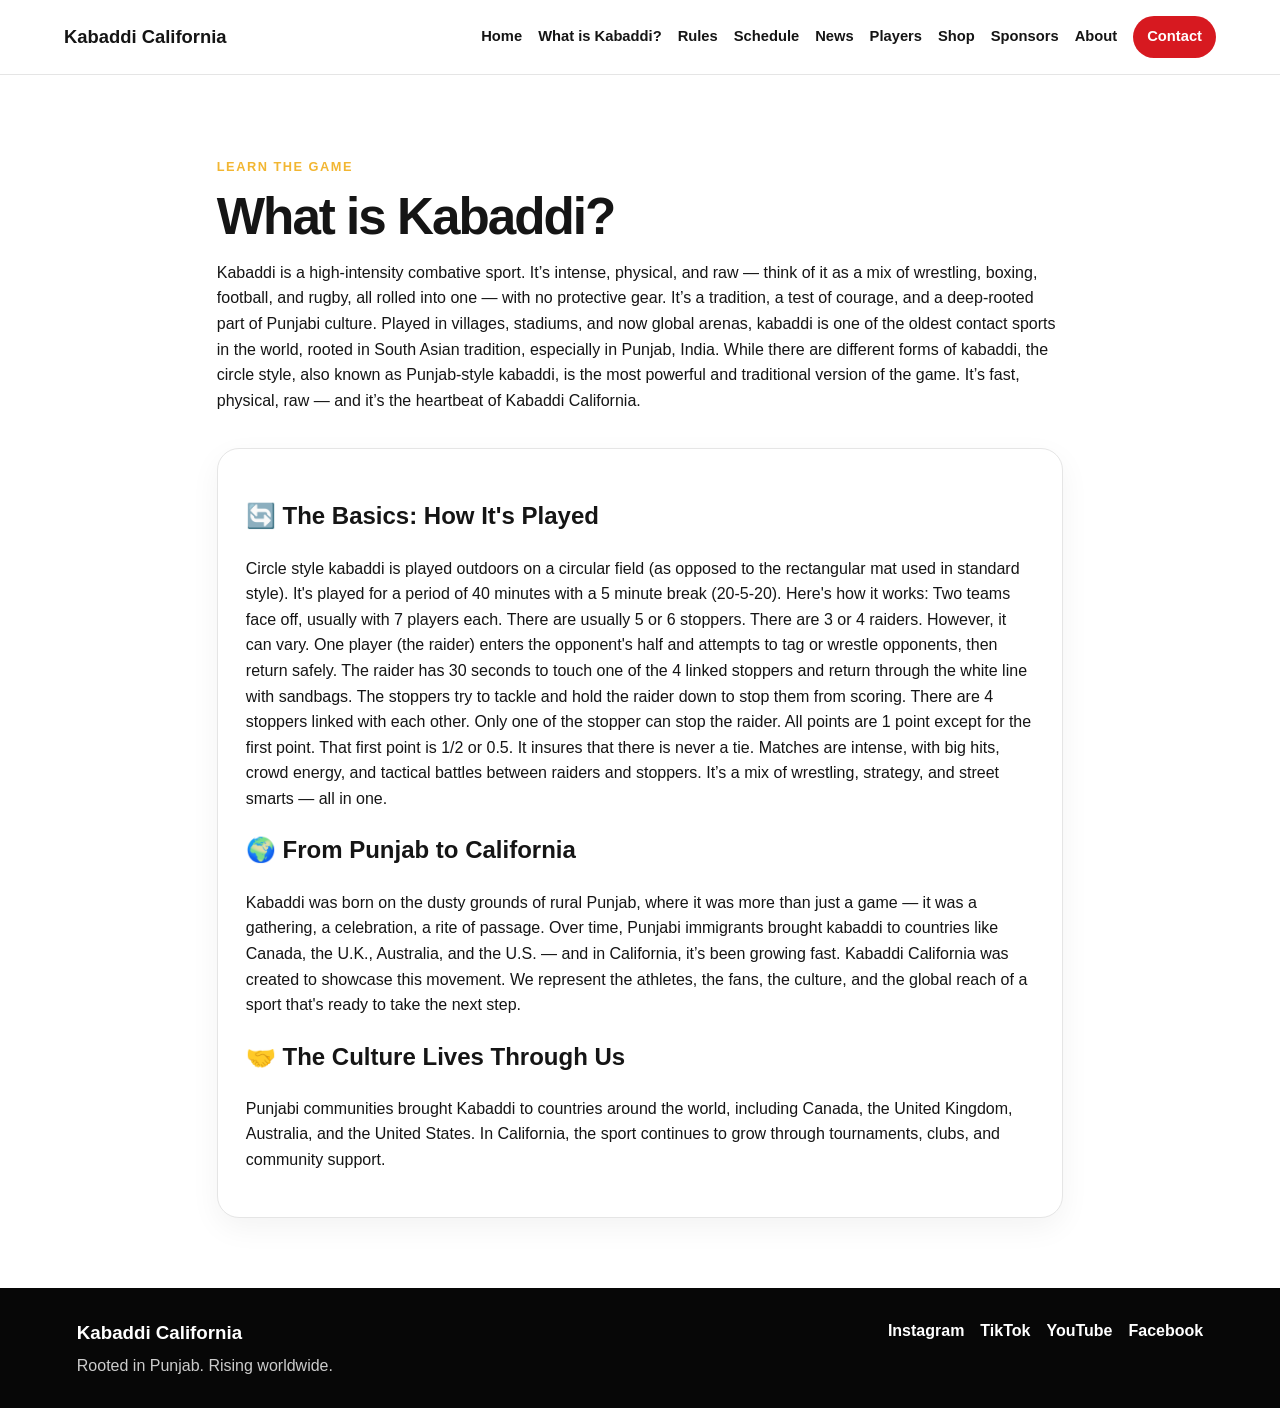
<file: what-is-kabaddi.html>
<!DOCTYPE html>
<html lang="en">
<head>
  <meta charset="UTF-8" />
  <meta name="viewport" content="width=device-width, initial-scale=1.0" />
  <title>What is Kabaddi? | Kabaddi California</title>
  <meta name="description" content="Learn about circle style Kabaddi." />
  <link rel="stylesheet" href="styles.css" />
</head>
<body>

<header class="site-header">
  <a class="logo" href="index.html">Kabaddi California</a>
  <nav>
    <a href="index.html">Home</a>
    <a href="what-is-kabaddi.html">What is Kabaddi?</a>
    <a href="rules.html">Rules</a>
    <a href="schedule.html">Schedule</a>
    <a href="news.html">News</a>
    <a href="players.html">Players</a>
    <a href="shop.html">Shop</a>
    <a href="sponsors.html">Sponsors</a>
    <a href="about.html">About</a>
    <a class="nav-button" href="contact.html">Contact</a>
  </nav>
</header>


<main class="page narrow">
  <section class="page-hero">
    <p class="eyebrow">Learn the Game</p>
    <h1>What is Kabaddi?</h1>
    <p>Kabaddi is a high-intensity combative sport. It’s intense, physical, and raw — think of it as a mix of wrestling, boxing, football, and rugby, all rolled into one — with no protective gear. It’s a tradition, a test of courage, and a deep-rooted part of Punjabi culture. Played in villages, stadiums, and now global arenas, kabaddi is one of the oldest contact sports in the world, rooted in South Asian tradition, especially in Punjab, India.

While there are different forms of kabaddi, the circle style, also known as Punjab-style kabaddi, is the most powerful and traditional version of the game. It’s fast, physical, raw — and it’s the heartbeat of Kabaddi California.</p>
  </section>

  <section class="content">
    <h2>🔄 The Basics: How It's Played</h2>
    <p>Circle style kabaddi is played outdoors on a circular field (as opposed to the rectangular mat used in standard style). It's played for a period of 40 minutes with a 5 minute break (20-5-20). Here's how it works:

Two teams face off, usually with 7 players each. There are usually 5 or 6 stoppers. There are 3 or 4 raiders. However, it can vary. 

One player (the raider) enters the opponent's half and attempts to tag or wrestle opponents, then return safely. The raider has 30 seconds to touch one of the 4 linked stoppers and return through the white line with sandbags.

The stoppers try to tackle and hold the raider down to stop them from scoring. There are 4 stoppers linked with each other. Only one of the stopper can stop the raider.

All points are 1 point except for the first point. That first point is 1/2 or 0.5. It insures that there is never a tie. 

Matches are intense, with big hits, crowd energy, and tactical battles between raiders and stoppers. It’s a mix of wrestling, strategy, and street smarts — all in one.</p>

    <h2>🌍 From Punjab to California</h2>
    <p>Kabaddi was born on the dusty grounds of rural Punjab, where it was more than just a game — it was a gathering, a celebration, a rite of passage.

Over time, Punjabi immigrants brought kabaddi to countries like Canada, the U.K., Australia, and the U.S. — and in California, it’s been growing fast.

Kabaddi California was created to showcase this movement. We represent the athletes, the fans, the culture, and the global reach of a sport that's ready to take the next step.</p>

    <h2>🤝 The Culture Lives Through Us</h2>
    <p>Punjabi communities brought Kabaddi to countries around the world, including Canada, the United Kingdom, Australia, and the United States. In California, the sport continues to grow through tournaments, clubs, and community support.</p>
  </section>
</main>


<footer>
  <div>
    <h3>Kabaddi California</h3>
    <p>Rooted in Punjab. Rising worldwide.</p>
  </div>
  <div class="footer-links">
    <a href="https://instagram.com/kabaddicalifornia">Instagram</a>
    <a href="https://www.tiktok.com/@kabaddicalifornia">TikTok</a>
    <a href="https://www.youtube.com/@KabaddiCalifornia-cs3pr">YouTube</a>
    <a href="https://www.facebook.com/p/Kabaddi-California-61554864886924/">Facebook</a>
  </div>
</footer>

</body>
</html>
</file>
<file: styles.css>
:root {
  --black: #070707;
  --dark: #151515;
  --white: #ffffff;
  --light: #f6f6f6;
  --muted: #666;
  --red: #d71920;
  --gold: #f2b632;
  --border: #e5e5e5;
}

* { box-sizing: border-box; }

body {
  margin: 0;
  font-family: Arial, Helvetica, sans-serif;
  color: var(--dark);
  background: var(--white);
  line-height: 1.6;
}

a { color: inherit; text-decoration: none; }

.site-header {
  position: sticky;
  top: 0;
  z-index: 10;
  background: rgba(255,255,255,.97);
  border-bottom: 1px solid var(--border);
  padding: 16px 5%;
  display: flex;
  justify-content: space-between;
  align-items: center;
}

.logo {
  font-weight: 900;
  font-size: 1.15rem;
}

nav {
  display: flex;
  align-items: center;
  gap: 16px;
  font-weight: 700;
  font-size: .92rem;
}

.nav-button {
  background: var(--red);
  color: var(--white);
  padding: 9px 14px;
  border-radius: 999px;
}

.hero {
  min-height: 76vh;
  background: linear-gradient(135deg, rgba(0,0,0,.82), rgba(30,30,30,.75)), radial-gradient(circle at top right, #d71920, transparent 35%), #111;
  color: var(--white);
  display: flex;
  align-items: center;
  padding: 80px 6%;
}

.hero-inner {
  max-width: 850px;
}

.hero h1 {
  font-size: clamp(2.5rem, 6vw, 5.5rem);
  line-height: .95;
  margin: 10px 0 20px;
  letter-spacing: -3px;
}

.hero p {
  font-size: 1.2rem;
  max-width: 720px;
}

.eyebrow {
  color: var(--gold);
  font-weight: 900;
  text-transform: uppercase;
  letter-spacing: 1.5px;
  font-size: .8rem;
}

.buttons {
  display: flex;
  gap: 14px;
  flex-wrap: wrap;
  margin-top: 28px;
}

.button {
  display: inline-block;
  border-radius: 999px;
  padding: 13px 20px;
  font-weight: 900;
}

.primary { background: var(--red); color: var(--white); }
.secondary { background: var(--white); color: var(--black); }

.section, .page {
  padding: 70px 6%;
}

.center {
  text-align: center;
  max-width: 950px;
  margin: auto;
}

.center h2,
.page-hero h1,
.section h2 {
  font-size: clamp(2rem, 4vw, 3.5rem);
  line-height: 1;
  margin: 8px 0 18px;
  letter-spacing: -2px;
}

.narrow {
  max-width: 1000px;
  margin: auto;
}

.page-hero {
  max-width: 850px;
  margin-bottom: 35px;
}

.grid {
  display: grid;
  gap: 24px;
}

.two { grid-template-columns: repeat(2, 1fr); }
.three { grid-template-columns: repeat(3, 1fr); }

.card, .content, .product-card, .player-card {
  background: var(--white);
  border: 1px solid var(--border);
  border-radius: 22px;
  padding: 28px;
  box-shadow: 0 10px 30px rgba(0,0,0,.05);
}

.card:hover {
  border-color: var(--red);
}

.feature {
  background: var(--light);
  display: grid;
  grid-template-columns: 1fr 1fr;
  gap: 40px;
  align-items: center;
}

.image-placeholder,
.product-image,
.player-photo,
.sponsor-box {
  background: var(--light);
  border: 1px dashed #aaa;
  border-radius: 18px;
  min-height: 220px;
  display: grid;
  place-items: center;
  font-weight: 900;
  color: var(--muted);
  margin-bottom: 18px;
}

.product-image,
.player-photo {
  background: #f1f1f1;
}

.price {
  color: var(--red);
  font-weight: 900;
  font-size: 1.1rem;
}

.tag {
  color: var(--red);
  font-weight: 900;
  text-transform: uppercase;
  font-size: .78rem;
}

.table-section {
  overflow-x: auto;
}

table {
  width: 100%;
  border-collapse: collapse;
  background: var(--white);
  border: 1px solid var(--border);
  border-radius: 18px;
  overflow: hidden;
}

th, td {
  padding: 17px;
  border-bottom: 1px solid var(--border);
  text-align: left;
}

th {
  background: var(--black);
  color: var(--white);
}

footer {
  background: var(--black);
  color: var(--white);
  padding: 30px 6%;
  display: flex;
  justify-content: space-between;
  gap: 20px;
  flex-wrap: wrap;
}

footer h3 {
  margin: 0;
}

footer p {
  color: #ccc;
  margin: 5px 0 0;
}

.footer-links {
  display: flex;
  gap: 16px;
  flex-wrap: wrap;
  font-weight: 700;
}

@media (max-width: 900px) {
  .site-header {
    align-items: flex-start;
    flex-direction: column;
    gap: 14px;
  }

  nav {
    flex-wrap: wrap;
  }

  .three, .two, .feature {
    grid-template-columns: 1fr;
  }

  .hero h1 {
    letter-spacing: -1.5px;
  }
}
</file>
